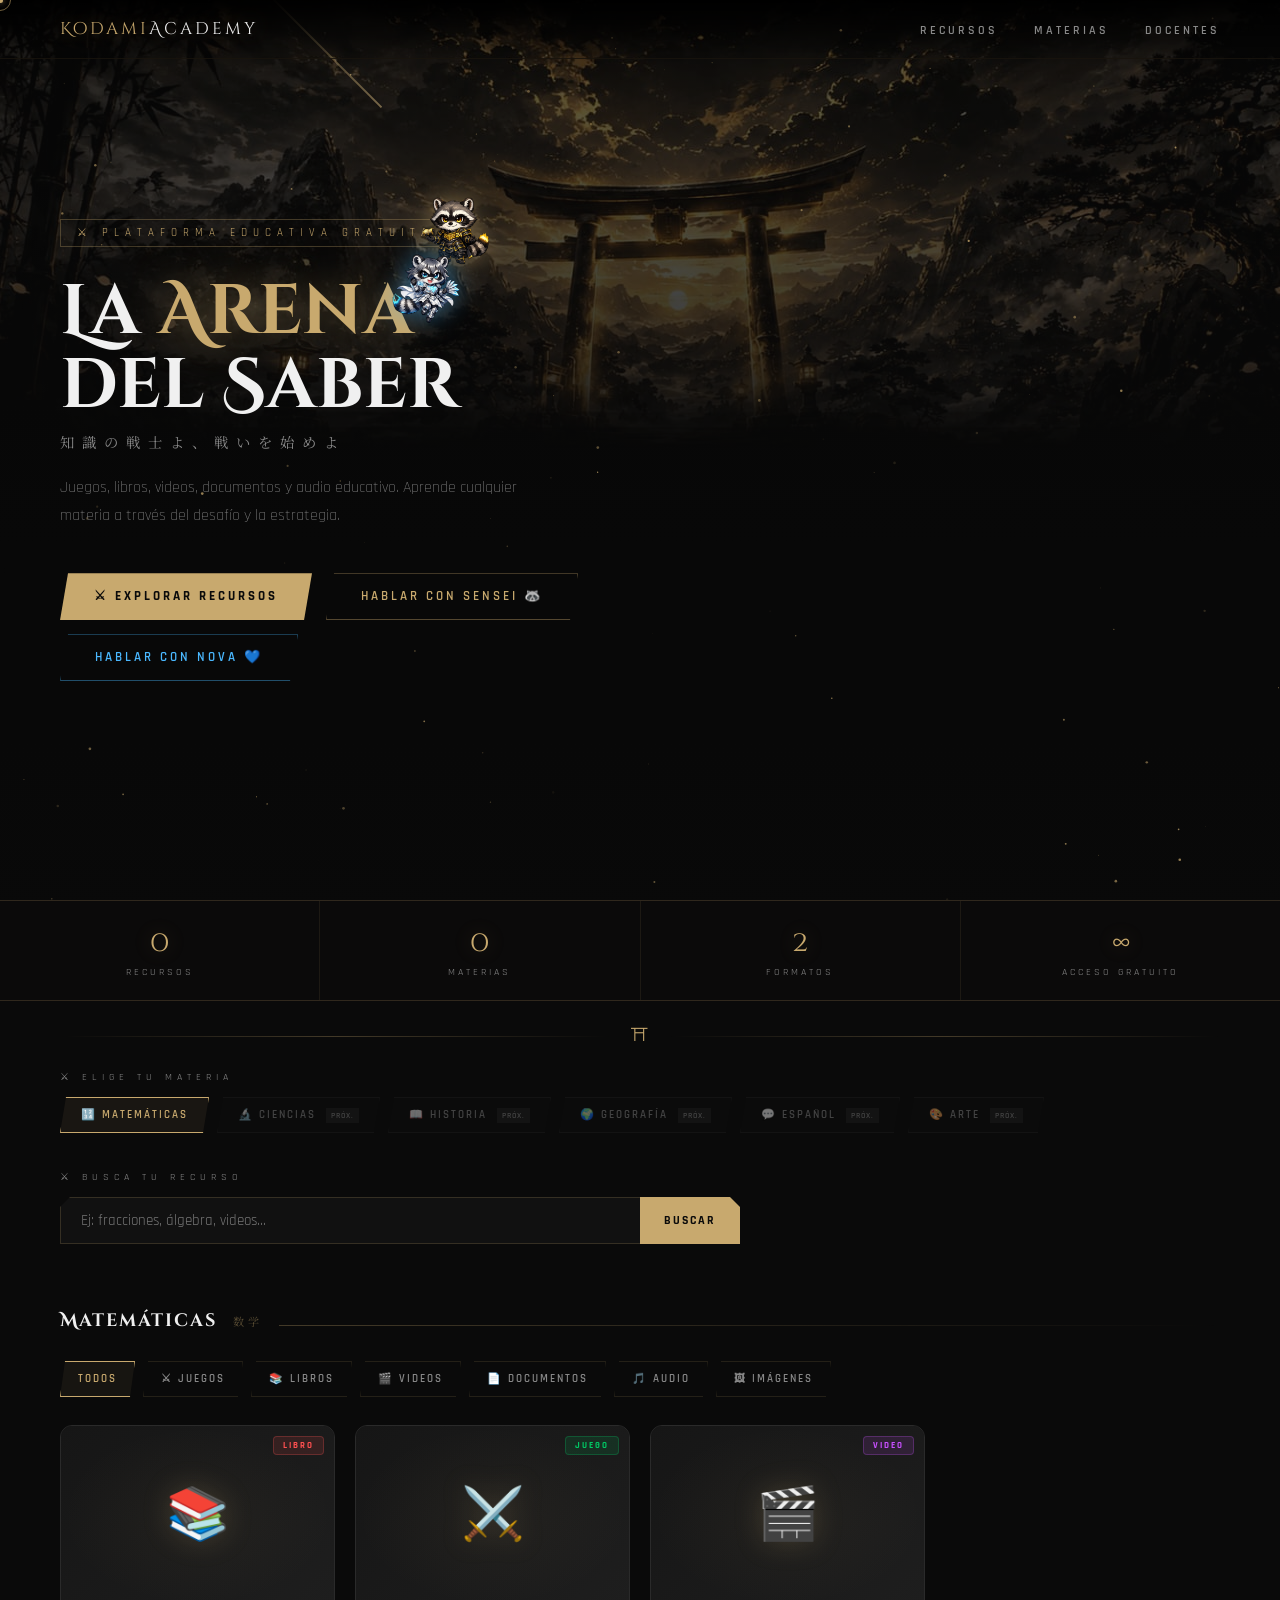
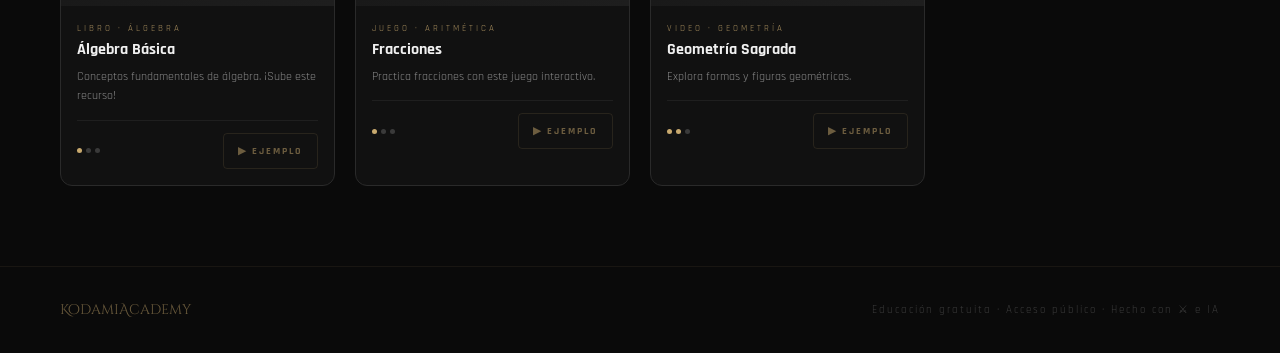
<file: index.html>
<!DOCTYPE html>
<html lang="es">
<head>
<meta charset="UTF-8">
<meta name="viewport" content="width=device-width, initial-scale=1.0, viewport-fit=cover">
<title>KodamiAcademy — La Arena del Saber</title>
<link href="https://fonts.googleapis.com/css2?family=Cinzel+Decorative:wght@700;900&family=Rajdhani:wght@300;400;600;700&family=Noto+Serif+JP:wght@400;700&display=swap" rel="stylesheet">
<link rel="stylesheet" href="css/styles.css">
</head>
<body>

<!-- CURSOR -->
<div class="cursor-wrap idle" id="cursorWrap">
  <div class="cursor-blade"></div>
  <div class="cursor-ring"></div>
  <div class="cursor-dot"></div>
</div>

<!-- FONDO -->
<div class="hero-bg" id="heroBg"></div>
<canvas id="starsCanvas"></canvas>

<!-- MASCOTAS (desktop) -->
<img class="mascot sensei-mascot" id="mascotSensei" src="sensei.png" loading="eager" alt="Sensei">
<img class="mascot nova-mascot"   id="mascotNova"   src="nova.png"   loading="eager" alt="Nova">

<!-- NAV -->
<nav>
  <div class="nav-logo">Kodami<span>Academy</span></div>
  <button class="hamburger" onclick="toggleNav()">☰</button>
  <ul class="nav-links" id="navLinks">
    <li><a href="#recursos" onclick="closeNav()">Recursos</a></li>
    <li><a href="#materias" onclick="closeNav()">Materias</a></li>
    <li><a href="admin/login.html">Docentes</a></li>
  </ul>
</nav>

<!-- HERO -->
<section class="hero">
  <div class="hero-content">
    <div class="hero-tag">⚔ Plataforma Educativa Gratuita</div>
    <h1 class="hero-title">La <span class="accent">Arena</span><br>del Saber</h1>
    <p class="hero-jp">知識の戦士よ、戦いを始めよ</p>
    <p class="hero-desc">Juegos, libros, videos, documentos y audio educativo. Aprende cualquier materia a través del desafío y la estrategia.</p>
    <div class="hero-btns">
      <button class="btn-primary" onclick="document.getElementById('recursos').scrollIntoView({behavior:'smooth'})"><span>⚔ Explorar Recursos</span></button>
      <button class="btn-secondary" onclick="openChat('sensei')">Hablar con Sensei 🦝</button>
      <button class="btn-secondary nova-btn" onclick="openChat('nova')">Hablar con Nova 💙</button>
    </div>
  </div>
</section>

<!-- STATS -->
<div class="stats-bar reveal" id="statsBar">
  <div class="stat-item"><span class="stat-num" data-target="0">0</span><span class="stat-label">Recursos</span></div>
  <div class="stat-item"><span class="stat-num" data-target="1">0</span><span class="stat-label">Materias</span></div>
  <div class="stat-item"><span class="stat-num" data-target="5">0</span><span class="stat-label">Formatos</span></div>
  <div class="stat-item"><span class="stat-num">∞</span><span class="stat-label">Acceso Gratuito</span></div>
</div>

<div class="divider"><div class="divider-line"></div><div class="divider-symbol">⛩</div><div class="divider-line"></div></div>

<!-- MATERIAS -->
<div class="materias-nav reveal" id="materias">
  <p class="materias-label">⚔ Elige tu materia</p>
  <div class="materias-tabs">
    <button class="materia-tab active" onclick="switchMateria('matematicas',this)">🔢 Matemáticas</button>
    <button class="materia-tab soon" onclick="switchMateria('ciencias',this)">🔬 Ciencias <span class="soon-badge">Próx.</span></button>
    <button class="materia-tab soon" onclick="switchMateria('historia',this)">📖 Historia <span class="soon-badge">Próx.</span></button>
    <button class="materia-tab soon" onclick="switchMateria('geografia',this)">🌍 Geografía <span class="soon-badge">Próx.</span></button>
    <button class="materia-tab soon" onclick="switchMateria('espanol',this)">💬 Español <span class="soon-badge">Próx.</span></button>
    <button class="materia-tab soon" onclick="switchMateria('arte',this)">🎨 Arte <span class="soon-badge">Próx.</span></button>
  </div>
</div>

<!-- SEARCH -->
<div class="search-section reveal">
  <p class="search-label">⚔ Busca tu recurso</p>
  <div class="search-container">
    <input class="search-input" id="searchInput" type="text" placeholder="Ej: fracciones, álgebra, videos..." oninput="applyFilters()">
    <button class="search-btn" onclick="applyFilters()">Buscar</button>
  </div>
</div>

<!-- RECURSOS -->
<section class="section" id="recursos">
  <div class="section-header">
    <h2 class="section-title" id="sectionTitle">Matemáticas</h2>
    <span class="section-jp" id="sectionJp">数学</span>
    <div class="section-line"></div>
  </div>
  <div class="category-pills" id="pills">
    <button class="pill active" onclick="filterCat('all',this)">Todos</button>
    <button class="pill" onclick="filterCat('juego',this)">⚔ Juegos</button>
    <button class="pill" onclick="filterCat('libro',this)">📚 Libros</button>
    <button class="pill" onclick="filterCat('video',this)">🎬 Videos</button>
    <button class="pill" onclick="filterCat('documento',this)">📄 Documentos</button>
    <button class="pill" onclick="filterCat('audio',this)">🎵 Audio</button>
    <button class="pill" onclick="filterCat('imagen',this)">🖼 Imágenes</button>
  </div>
  <div class="resources-grid" id="resourcesGrid"></div>
  <div class="coming-soon-panel" id="comingSoon">
    <div class="cs-icon">⚔️</div>
    <div class="cs-title">En Entrenamiento...</div>
    <div class="cs-desc">Esta sección está siendo forjada. Pronto estará disponible con recursos de alta calidad.</div>
    <span class="cs-version">Versión 1.0 — Solo Matemáticas</span>
  </div>
</section>

<!-- FOOTER -->
<footer>
  <div class="footer-logo">KodamiAcademy</div>
  <p class="footer-text">Educación gratuita · Acceso público · Hecho con ⚔ e IA</p>
</footer>

<!-- CHAT SENSEI (izquierda) -->
<div class="chat-panel chat-sensei" id="chatSensei">
  <div class="chat-header">
    <div class="chat-header-info">
      <img class="chat-avatar" src="sensei.png" alt="Sensei">
      <div>
        <div class="chat-header-title">⚔ Sensei</div>
        <div class="chat-header-sub">Guardián del conocimiento</div>
      </div>
    </div>
    <div class="chat-actions">
      <button class="chat-action-btn" onclick="toggleTTS()" id="ttsToggle" title="Activar/desactivar voz">🔊</button>
      <button class="chat-action-btn" onclick="clearChat('sensei')" title="Limpiar">🗑</button>
      <button class="chat-action-btn" onclick="closeChat()" title="Cerrar">✕</button>
    </div>
  </div>
  <div class="chat-messages" id="chatMessagesSensei">
    <div class="msg msg-ai">¡Bienvenido, guerrero! 🦝⚔️ Soy <strong>Sensei</strong>. Pregúntame sobre matemáticas y te responderé basado en los libros de texto. ¿Por dónde empezamos?</div>
  </div>
  <div class="chat-input-area">
    <img class="chat-mascot-rest" src="sensei.png" alt="">
    <div class="chat-actions-row">
      <button class="chat-action-icon" title="Presiona y sostén para hablar">🎤</button>
    </div>
    <input class="chat-input" id="chatInputSensei"
      placeholder="Pregunta lo que necesites..."
      maxlength="2000"
      autocomplete="off"
      onkeydown="if(event.key==='Enter'&&!event.shiftKey){event.preventDefault();sendMsg('sensei');}">
    <button class="chat-send" onclick="sendMsg('sensei')">↑</button>
  </div>
</div>

<!-- CHAT NOVA (derecha) -->
<div class="chat-panel chat-nova" id="chatNova">
  <div class="chat-header">
    <div class="chat-header-info">
      <img class="chat-avatar" src="nova.png" alt="Nova">
      <div>
        <div class="chat-header-title">💙 Nova</div>
        <div class="chat-header-sub">Exploradora digital</div>
      </div>
    </div>
    <div class="chat-actions">
      <button class="chat-action-btn" onclick="toggleTTS()" id="ttsToggle2" title="Activar/desactivar voz">🔊</button>
      <button class="chat-action-btn" onclick="clearChat('nova')" title="Limpiar">🗑</button>
      <button class="chat-action-btn" onclick="closeChat()" title="Cerrar">✕</button>
    </div>
  </div>
  <div class="chat-messages" id="chatMessagesNova">
    <div class="msg msg-ai">¡Hola, explorador! 💙🚀 Soy <strong>Nova</strong>. Puedo buscar información en la web para ti. ¿Qué quieres que busque?</div>
  </div>
  <div class="chat-input-area">
    <img class="chat-mascot-rest" src="nova.png" alt="">
    <div class="chat-actions-row">
      <button class="chat-action-icon" title="Presiona y sostén para hablar">🎤</button>
    </div>
    <input class="chat-input" id="chatInputNova"
      placeholder="Buscar en la web..."
      maxlength="2000"
      autocomplete="off"
      onkeydown="if(event.key==='Enter'&&!event.shiftKey){event.preventDefault();sendMsg('nova');}">
    <button class="chat-send" onclick="sendMsg('nova')">↑</button>
  </div>
</div>

<!-- FAB para docentes (solo visible si hay sesión) -->
<div id="fabContainer" style="display:none;">
  <a href="admin/upload.html" class="fab fab-upload" title="Subir recurso">+</a>
  <a href="admin/dashboard.html" class="fab fab-admin" title="Panel docente">⚙</a>
</div>

<!-- SCRIPTS -->
<script>
const API = 'https://kodami-api.kodami-academy24.workers.dev';
const isMobile = ('ontouchstart' in window) || (navigator.maxTouchPoints > 0);

function toggleNav() {
  document.getElementById('navLinks').classList.toggle('open');
}
function closeNav() {
  document.getElementById('navLinks').classList.remove('open');
}

// FAB visibility for logged-in teachers
if (localStorage.getItem('kodami_token')) {
  document.getElementById('fabContainer').style.display = 'block';
}
</script>
<script src="js/auth.js"></script>
<script src="js/app.js"></script>
<script src="js/chat.js"></script>
<script src="js/recursos.js"></script>
</body>
</html>
</file>
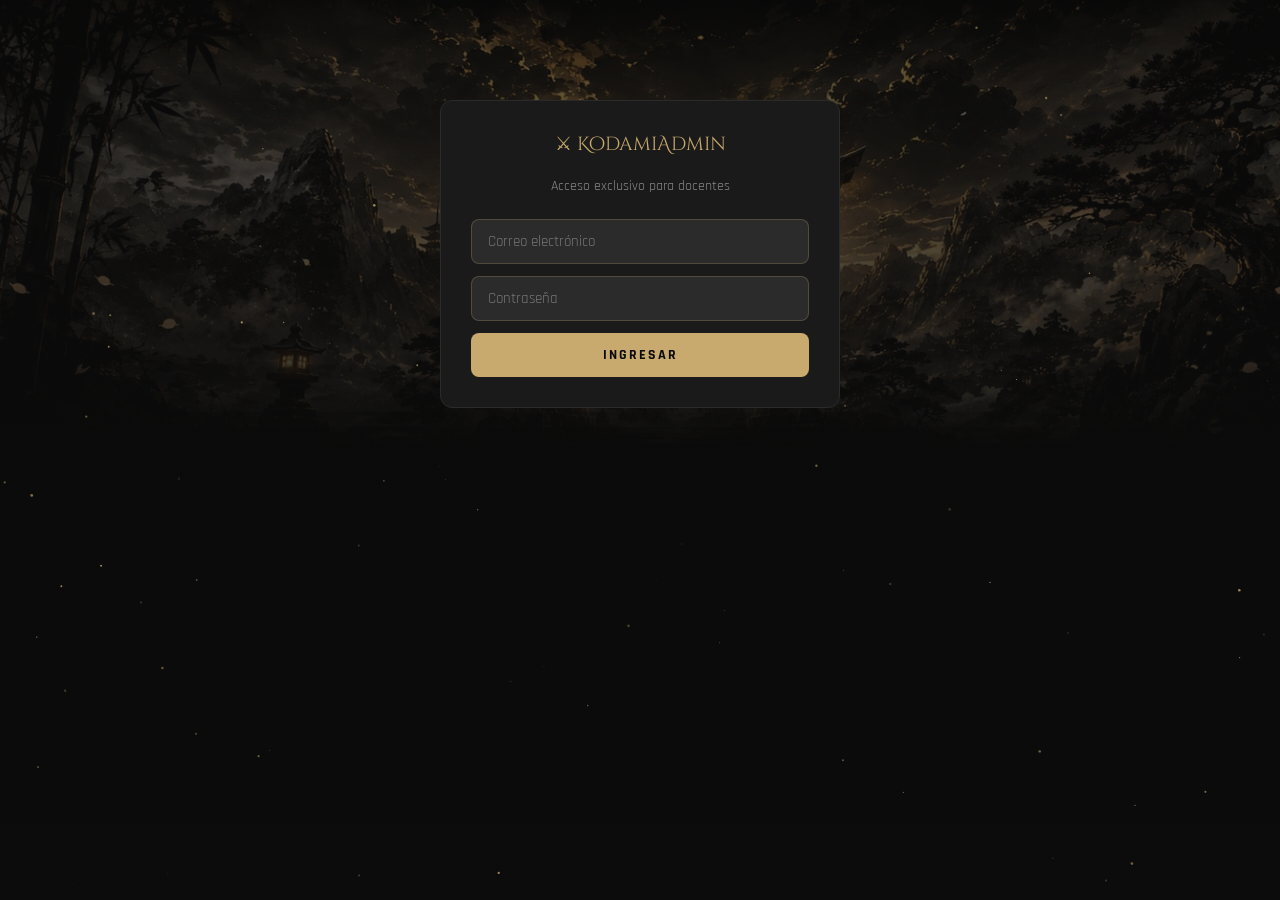
<file: admin/dashboard.html>
<!DOCTYPE html>
<html lang="es">
<head>
<meta charset="UTF-8">
<meta name="viewport" content="width=device-width, initial-scale=1.0">
<title>KodamiAdmin — Dashboard</title>
<link href="https://fonts.googleapis.com/css2?family=Cinzel+Decorative:wght@700;900&family=Rajdhani:wght@300;400;600;700&display=swap" rel="stylesheet">
<link rel="stylesheet" href="../css/styles.css">
<style>
.admin-actions { display:flex; gap:6px; }
.admin-btn-sm { padding:4px 10px; font-size:.7rem; border-radius:6px; border:1px solid transparent; cursor:pointer; font-family:inherit; transition:.2s; }
.btn-edit { background:rgba(100,200,255,.15); color:#64c8ff; border-color:rgba(100,200,255,.3); }
.btn-edit:hover { background:rgba(100,200,255,.3); }
.btn-del { background:rgba(255,80,80,.15); color:#ff5050; border-color:rgba(255,80,80,.3); }
.btn-del:hover { background:rgba(255,80,80,.3); }
.badge { display:inline-block; font-size:.6rem; padding:2px 8px; border-radius:10px; text-transform:uppercase; letter-spacing:.5px; }
.badge-active { background:rgba(80,255,120,.15); color:#50ff78; }
.badge-inactive { background:rgba(255,80,80,.15); color:#ff5050; }
.modal-overlay { position:fixed; top:0; left:0; width:100%; height:100%; background:rgba(0,0,0,.7); display:flex; align-items:center; justify-content:center; z-index:999; }
.modal-card { background:var(--bg-card); border:1px solid var(--border); border-radius:16px; padding:24px; width:90%; max-width:480px; }
.modal-card h3 { margin:0 0 16px; color:var(--gold); font-family:var(--font-deco); }
.modal-card label { display:block; font-size:.75rem; color:var(--ash); margin:8px 0 4px; }
.modal-card input,.modal-card select,.modal-card textarea { width:100%; padding:8px 12px; border-radius:8px; border:1px solid var(--border); background:var(--bg-body); color:var(--text); font-family:inherit; font-size:.85rem; box-sizing:border-box; }
.modal-card textarea { min-height:60px; resize:vertical; }
.modal-actions { display:flex; gap:8px; justify-content:flex-end; margin-top:16px; }
</style>
</head>
<body class="admin-body">
<div class="hero-bg" id="heroBg"></div>
<canvas id="starsCanvas"></canvas>
<div class="admin-container">
  <div style="display:flex;justify-content:space-between;align-items:center;margin-bottom:20px;">
    <div class="nav-logo">Kodami<span>Admin</span></div>
    <button class="admin-btn" onclick="logout()" style="background:rgba(255,80,80,.2);color:#ff5050;">Cerrar Sesión</button>
  </div>
  <div class="admin-stats" id="statsContainer">
    <div class="admin-stat-card"><div class="admin-stat-num" id="statRecursos">-</div><div class="admin-stat-label">Recursos</div></div>
    <div class="admin-stat-card"><div class="admin-stat-num" id="statVisitas">-</div><div class="admin-stat-label">Visitas totales</div></div>
    <div class="admin-stat-card"><div class="admin-stat-num" id="statDocente">👤</div><div class="admin-stat-label" id="statDocenteNombre">Docente</div></div>
  </div>
  <div class="admin-card">
    <div style="display:flex;justify-content:space-between;align-items:center;margin-bottom:16px;">
      <div class="admin-title" style="margin:0;">Mis Recursos</div>
      <a href="upload.html" class="admin-btn">+ Subir Nuevo</a>
    </div>
    <table class="admin-table">
      <thead><tr><th>Título</th><th>Tipo</th><th>Tema</th><th>Estado</th><th>Visitas</th><th>Fecha</th><th></th></tr></thead>
      <tbody id="recursosTableBody">
        <tr><td colspan="7" style="text-align:center;color:var(--ash);padding:20px;">Cargando recursos...</td></tr>
      </tbody>
    </table>
  </div>
</div>

<div id="editModal" class="modal-overlay" style="display:none" onclick="if(event.target===this)cerrarEdit()">
  <div class="modal-card" onclick="event.stopPropagation()">
    <h3>✏️ Editar Recurso</h3>
    <label>Título</label>
    <input id="editTitulo" type="text">
    <label>Descripción</label>
    <textarea id="editDescripcion"></textarea>
    <label>Tipo</label>
    <select id="editTipo">
      <option value="libro">Libro</option>
      <option value="video">Video</option>
      <option value="audio">Audio</option>
      <option value="juego">Juego</option>
      <option value="imagen">Imagen</option>
      <option value="documento">Documento</option>
    </select>
    <label>Tema</label>
    <input id="editTema" type="text">
    <label>Nivel (1-5)</label>
    <input id="editNivel" type="number" min="1" max="5">
    <div class="modal-actions">
      <button class="admin-btn" onclick="cerrarEdit()" style="background:rgba(255,255,255,.1);color:var(--ash);">Cancelar</button>
      <button class="admin-btn" id="btnGuardarEdit">Guardar</button>
    </div>
  </div>
</div>

<script>
const API = 'https://kodami-api.kodami-academy24.workers.dev';
const user = JSON.parse(localStorage.getItem('kodami_user') || '{}');
const token = localStorage.getItem('kodami_token');
if (!token) window.location.href = 'login.html';

document.getElementById('statDocenteNombre').textContent = user.nombre || 'Docente';

let editId = null;

async function loadDashboard() {
  try {
    const res = await fetch(`${API}/api/recursos/admin`, { headers: { 'Authorization': `Bearer ${token}` } });
    const json = await res.json();
    if (!json.success) return;
    const data = json.data;
    document.getElementById('statRecursos').textContent = data.length;
    let totalVisitas = 0;
    document.getElementById('recursosTableBody').innerHTML = data.map(r => {
      totalVisitas += r.visitas || 0;
      const badge = r.activo ? '<span class="badge badge-active">Activo</span>' : '<span class="badge badge-inactive">Inactivo</span>';
      return '<tr>' +
        `<td>${r.titulo}</td>` +
        `<td style="color:var(--craft);text-transform:uppercase;font-size:.75rem;">${r.tipo}</td>` +
        `<td style="color:var(--ash);font-size:.75rem;">${r.tema || '-'}</td>` +
        `<td>${badge}</td>` +
        `<td>${r.visitas || 0}</td>` +
        `<td style="color:var(--ash);font-size:.7rem;">${r.created_at ? new Date(r.created_at).toLocaleDateString() : '-'}</td>` +
        '<td><div class="admin-actions">' +
          `<button class="admin-btn-sm btn-edit" onclick="editar(${r.id},'${r.titulo.replace(/'/g,"\\'")}','${(r.descripcion||'').replace(/'/g,"\\'")}','${r.tipo||''}','${(r.tema||'').replace(/'/g,"\\'")}',${r.nivel||1})">✏️</button>` +
          (r.activo ? `<button class="admin-btn-sm btn-del" onclick="eliminar(${r.id})">🗑️</button>` : '') +
        '</div></td>' +
      '</tr>';
    }).join('');
    document.getElementById('statVisitas').textContent = totalVisitas;
  } catch {}
}

function editar(id, titulo, descripcion, tipo, tema, nivel) {
  editId = id;
  document.getElementById('editTitulo').value = titulo;
  document.getElementById('editDescripcion').value = descripcion;
  document.getElementById('editTipo').value = tipo;
  document.getElementById('editTema').value = tema;
  document.getElementById('editNivel').value = nivel;
  document.getElementById('editModal').style.display = 'flex';
}

function cerrarEdit() {
  document.getElementById('editModal').style.display = 'none';
  editId = null;
}

document.getElementById('btnGuardarEdit').onclick = async () => {
  if (!editId) return;
  const body = {
    titulo: document.getElementById('editTitulo').value.trim(),
    descripcion: document.getElementById('editDescripcion').value.trim(),
    tipo: document.getElementById('editTipo').value,
    tema: document.getElementById('editTema').value.trim(),
    nivel: parseInt(document.getElementById('editNivel').value) || 1
  };
  if (!body.titulo) return alert('El título es obligatorio');
  try {
    const res = await fetch(`${API}/api/recursos/${editId}`, {
      method: 'PUT',
      headers: { 'Content-Type': 'application/json', 'Authorization': `Bearer ${token}` }
    });
    const json = await res.json();
    if (json.success) { cerrarEdit(); loadDashboard(); }
    else alert(json.error || 'Error al guardar');
  } catch { alert('Error de conexión'); }
};

function eliminar(id) {
  if (!confirm('¿Dar de baja este recurso? Se ocultará del público pero no se borrará el archivo.')) return;
  (async () => {
    try {
      const res = await fetch(`${API}/api/recursos/${id}`, {
        method: 'DELETE',
        headers: { 'Authorization': `Bearer ${token}` }
      });
      const json = await res.json();
      if (json.success) loadDashboard();
      else alert(json.error || 'Error al eliminar');
    } catch { alert('Error de conexión'); }
  })();
}

function logout() { localStorage.removeItem('kodami_token'); localStorage.removeItem('kodami_user'); window.location.href = 'login.html'; }

  loadDashboard();
</script>
<script>const isMobile = ('ontouchstart' in window) || (navigator.maxTouchPoints > 0);</script>
<script src="../js/app.js"></script>
</body>
</html>
</file>
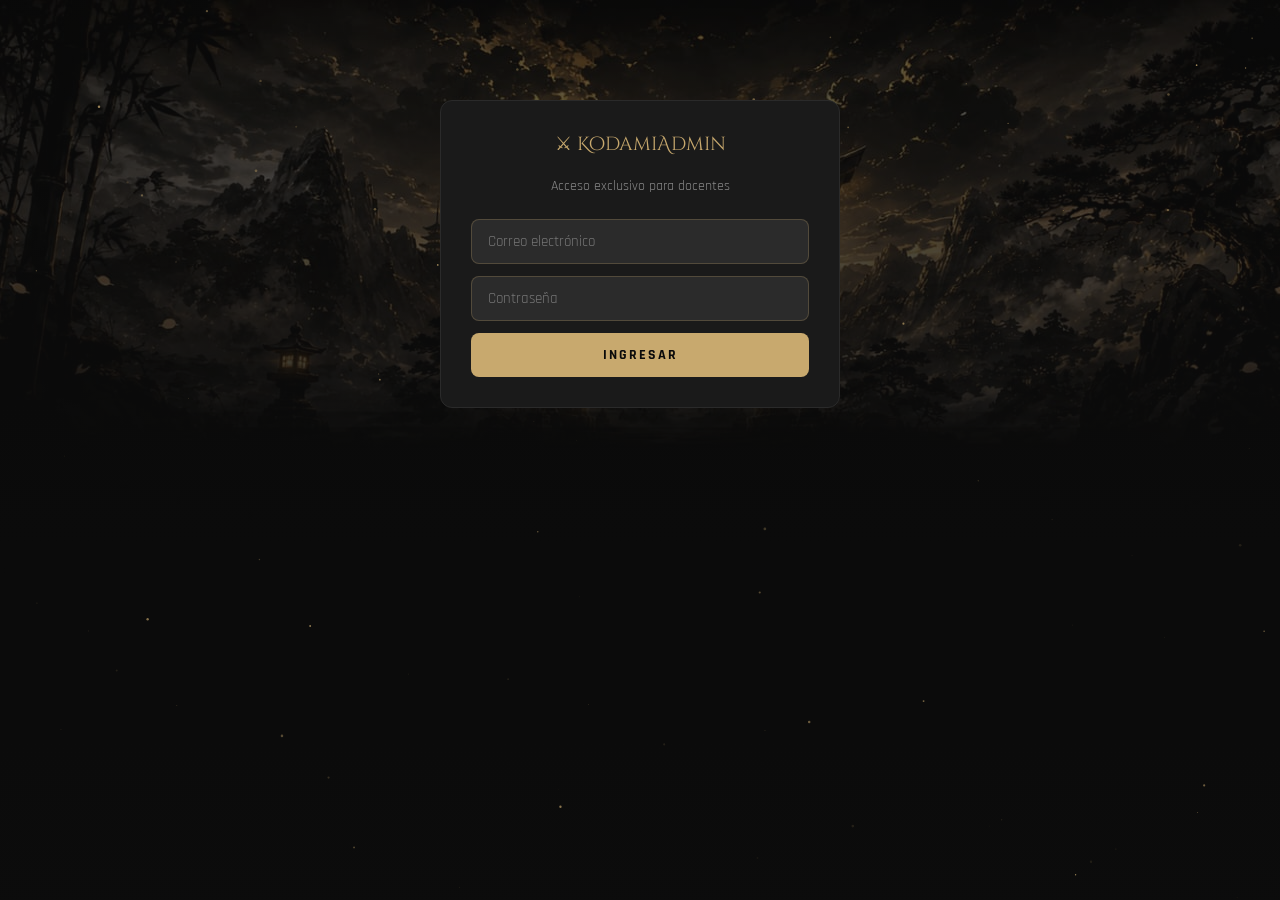
<file: admin/login.html>
<!DOCTYPE html>
<html lang="es">
<head>
<meta charset="UTF-8">
<meta name="viewport" content="width=device-width, initial-scale=1.0">
<title>KodamiAdmin — Login</title>
<link href="https://fonts.googleapis.com/css2?family=Cinzel+Decorative:wght@700;900&family=Rajdhani:wght@300;400;600;700&display=swap" rel="stylesheet">
<link rel="stylesheet" href="../css/styles.css">
</head>
<body class="admin-body">
<div class="hero-bg" id="heroBg"></div>
<canvas id="starsCanvas"></canvas>
<div class="admin-container">
  <div class="admin-card" style="max-width:400px;margin:60px auto;">
    <div class="admin-title">⚔ KodamiAdmin</div>
    <p style="text-align:center;color:var(--ash);font-size:.85rem;margin-bottom:24px;">Acceso exclusivo para docentes</p>
    <input class="admin-input" id="emailInput" type="email" placeholder="Correo electrónico" autocomplete="email">
    <input class="admin-input" id="passInput" type="password" placeholder="Contraseña" autocomplete="current-password">
    <div id="loginError" style="color:#ff5050;font-size:.8rem;margin-bottom:12px;display:none;"></div>
    <button class="admin-btn" id="loginBtn" onclick="handleLogin()" style="width:100%;">Ingresar</button>
  </div>
</div>
<script>const isMobile = ('ontouchstart' in window) || (navigator.maxTouchPoints > 0);</script>
<script src="../js/app.js"></script>
<script src="../js/auth.js"></script>
<script>
const API = 'https://kodami-api.kodami-academy24.workers.dev';
async function handleLogin() {
  const email = document.getElementById('emailInput').value.trim();
  const password = document.getElementById('passInput').value.trim();
  const error = document.getElementById('loginError');
  const btn = document.getElementById('loginBtn');
  if (!email || !password) { error.textContent = 'Completa todos los campos'; error.style.display = 'block'; return; }
  btn.disabled = true; btn.textContent = 'Ingresando...';
  const result = await login(email, password);
  if (result.success) {
    error.style.display = 'none';
    window.location.href = 'dashboard.html';
  } else {
    error.textContent = result.error;
    error.style.display = 'block';
    btn.disabled = false; btn.textContent = 'Ingresar';
  }
}
document.getElementById('passInput').addEventListener('keydown', e => { if (e.key === 'Enter') handleLogin(); });
</script>
</body>
</html>
</file>
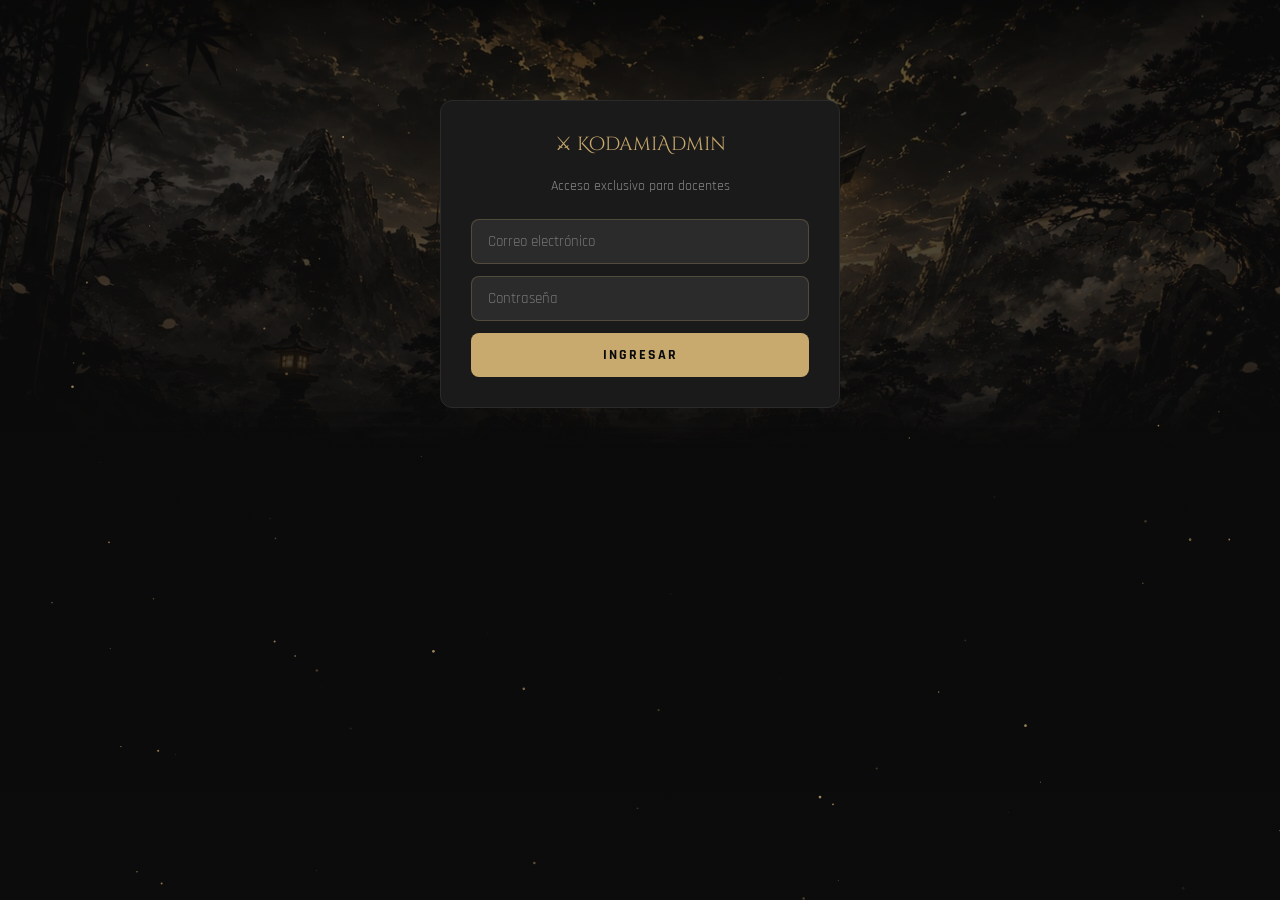
<file: admin/upload.html>
<!DOCTYPE html>
<html lang="es">
<head>
<meta charset="UTF-8">
<meta name="viewport" content="width=device-width, initial-scale=1.0">
<title>KodamiAdmin — Subir Recurso</title>
<link href="https://fonts.googleapis.com/css2?family=Cinzel+Decorative:wght@700;900&family=Rajdhani:wght@300;400;600;700&display=swap" rel="stylesheet">
<link rel="stylesheet" href="../css/styles.css">
</head>
<body class="admin-body">
<div class="hero-bg" id="heroBg"></div>
<canvas id="starsCanvas"></canvas>
<div class="admin-container">
  <div style="display:flex;justify-content:space-between;align-items:center;margin-bottom:20px;">
    <div class="nav-logo">Kodami<span>Admin</span></div>
    <a href="dashboard.html" class="admin-btn" style="background:transparent;color:var(--craft);border:1px solid rgba(200,169,110,.3);">← Volver</a>
  </div>
  <div class="admin-card">
    <div class="admin-title">📤 Subir Nuevo Recurso</div>
    <form id="uploadForm" onsubmit="return handleUpload(event)">
      <label class="admin-label">Título del recurso *</label>
      <input class="admin-input" id="titulo" required placeholder="Ej: Duelo de Fracciones">

      <label class="admin-label">Materia</label>
      <select class="admin-select" id="materia">
        <option value="matematicas">Matemáticas</option>
        <option value="ciencias" disabled>Ciencias (Próximamente)</option>
        <option value="historia" disabled>Historia (Próximamente)</option>
      </select>

      <label class="admin-label">Tema</label>
      <select class="admin-select" id="tema">
        <option value="">Seleccionar tema...</option>
      </select>

      <div class="admin-toggle" style="display:flex;gap:8px;margin-bottom:16px;">
        <div class="admin-toggle-option active" data-mode="file" onclick="toggleModo('file')">📤 Archivo</div>
        <div class="admin-toggle-option" data-mode="embed" onclick="toggleModo('embed')">🔗 Enlace externo</div>
      </div>

      <div id="fileSection">
        <label class="admin-label">Tipo de recurso</label>
        <select class="admin-select" id="tipo">
          <option value="">Auto-detectar por extensión</option>
          <option value="juego">Juego (HTML, APK, ZIP)</option>
          <option value="libro">Libro (PDF, EPUB)</option>
          <option value="video">Video (MP4, WebM)</option>
          <option value="audio">Audio (MP3, WAV)</option>
          <option value="documento">Documento (PDF, DOC, PPT)</option>
          <option value="imagen">Imagen (PNG, JPG, GIF)</option>
        </select>

        <label class="admin-label">Archivo *</label>
        <div class="admin-file-input">
          <input type="file" id="archivo" required accept=".pdf,.epub,.html,.zip,.apk,.mp4,.webm,.mp3,.wav,.png,.jpg,.jpeg,.gif,.webp,.doc,.docx,.ppt,.pptx,.txt">
        </div>

        <label class="admin-label">Portada / Captura</label>
        <div class="admin-file-input">
          <input type="file" id="portada" accept="image/*">
        </div>
      </div>

      <div id="embedSection" style="display:none;">
        <label class="admin-label">URL del recurso *</label>
        <input class="admin-input" id="embedUrl" type="url" placeholder="https://www.geogebra.org/m/...  o  https://youtube.com/watch?v=...">
        <div id="embedPreview" style="font-size:.8rem;color:var(--ash);margin-bottom:12px;"></div>
      </div>

      <label class="admin-label">Descripción (opcional — si se deja vacía, la IA la genera)</label>
      <textarea class="admin-input" id="descripcion" rows="3" placeholder="Describe el recurso..." style="resize:vertical;"></textarea>

      <label class="admin-label">Nivel de dificultad</label>
      <div class="admin-level-selector" id="nivelSelector">
        <div class="admin-level-option active" data-level="1" onclick="selectLevel(1)">★ Básico</div>
        <div class="admin-level-option" data-level="2" onclick="selectLevel(2)">★★ Intermedio</div>
        <div class="admin-level-option" data-level="3" onclick="selectLevel(3)">★★★ Avanzado</div>
      </div>

      <div id="uploadMsg" style="margin-top:16px;text-align:center;"></div>

      <button type="submit" class="admin-btn" id="submitBtn" style="width:100%;margin-top:16px;">📤 Subir Recurso</button>
    </form>
  </div>
</div>
<script>const isMobile = ('ontouchstart' in window) || (navigator.maxTouchPoints > 0);</script>
<script src="../js/app.js"></script>
<script src="../js/auth.js"></script>
<script>
const API = 'https://kodami-api.kodami-academy24.workers.dev';
let selectedLevel = 1;
let modo = 'file';

if (!isAuthenticated()) window.location.href = 'login.html';

function selectLevel(n) {
  selectedLevel = n;
  document.querySelectorAll('.admin-level-option').forEach(el => {
    el.classList.toggle('active', +el.dataset.level === n);
  });
}

function toggleModo(m) {
  modo = m;
  document.querySelectorAll('.admin-toggle-option').forEach(el => el.classList.toggle('active', el.dataset.mode === m));
  document.getElementById('fileSection').style.display = m === 'file' ? 'block' : 'none';
  document.getElementById('embedSection').style.display = m === 'embed' ? 'block' : 'none';
  document.getElementById('archivo').required = m === 'file';
  document.getElementById('embedUrl').required = m === 'embed';
}

// Auto-detectar tipo al escribir URL
document.getElementById('embedUrl')?.addEventListener('input', function() {
  const preview = document.getElementById('embedPreview');
  const url = this.value.trim();
  if (!url) { preview.textContent = ''; return; }
  try {
    const domain = new URL(url).hostname.replace('www.', '');
    if (domain.includes('youtube') || domain.includes('youtu.be')) preview.textContent = '🎬 YouTube — Video';
    else if (domain.includes('geogebra')) preview.textContent = '📐 GeoGebra — Gráfica interactiva';
    else if (domain.includes('khanacademy')) preview.textContent = '📚 Khan Academy — Ejercicio/Video';
    else if (domain.includes('desmos')) preview.textContent = '📊 Desmos — Calculadora gráfica';
    else if (url.match(/\.(mp4|webm)$/i)) preview.textContent = '🎬 Video directo';
    else preview.textContent = '🔗 Enlace externo';
  } catch { preview.textContent = '⚠️ URL no válida'; }
});

// Cargar temas
fetch(`${API}/api/temas`).then(r=>r.json()).then(j => {
  if (j.success) {
    const sel = document.getElementById('tema');
    j.data.forEach(t => {
      const opt = document.createElement('option');
      opt.value = t.nombre;
      opt.textContent = t.nombre;
      sel.appendChild(opt);
    });
  }
}).catch(() => {});

async function handleUpload(e) {
  e.preventDefault();
  const btn = document.getElementById('submitBtn');
  const msg = document.getElementById('uploadMsg');
  btn.disabled = true; btn.textContent = 'Subiendo...';
  msg.innerHTML = '<span style="color:var(--ash)">Subiendo archivo a la nube...</span>';

  const formData = new FormData();
  formData.append('titulo', document.getElementById('titulo').value.trim());
  formData.append('materia', document.getElementById('materia').value);
  formData.append('tema', document.getElementById('tema').value);
  formData.append('nivel', selectedLevel);
  formData.append('descripcion', document.getElementById('descripcion').value.trim());

  if (modo === 'file') {
    formData.append('tipo', document.getElementById('tipo').value);
    formData.append('archivo', document.getElementById('archivo').files[0]);
    if (document.getElementById('portada').files[0]) {
      formData.append('portada', document.getElementById('portada').files[0]);
    }
  } else {
    formData.append('url', document.getElementById('embedUrl').value.trim());
  }

  const result = await uploadResource(formData);
  if (result.success) {
    msg.innerHTML = '<span style="color:#00c864">✅ Recurso subido exitosamente. <a href="dashboard.html" style="color:var(--craft)">Ir al dashboard</a></span>';
    document.getElementById('uploadForm').reset();
  } else {
    msg.innerHTML = `<span style="color:#ff5050">❌ Error: ${result.error || 'Error al subir'}</span>`;
  }
  btn.disabled = false; btn.textContent = '📤 Subir Recurso';
}
</script>
</body>
</html>
</file>
<file: css/styles.css>
:root{
  --black:#0a0a0a;--deep:#111;--dark:#1a1a1a;--charcoal:#2a2a2a;
  --smoke:#3a3a3a;--ash:#888;--silver:#c0c0c0;--white:#f0f0f0;
  --craft:#c8a96e;--craft-light:#e8c87e;--blue:#4ab8ff;--chat-w:380px;
}
*{margin:0;padding:0;box-sizing:border-box;}
html{scroll-behavior:smooth;}
body{background:var(--black);color:var(--white);font-family:'Rajdhani',sans-serif;overflow-x:hidden;}
a{color:var(--craft);text-decoration:none;}
a:hover{color:var(--craft-light);}

/* CURSOR */
body.has-mouse{cursor:none;}
.cursor-wrap{position:fixed;top:0;left:0;pointer-events:none;z-index:10000;will-change:transform;}
.cursor-dot{position:absolute;width:5px;height:5px;border-radius:50%;background:var(--craft);top:-2.5px;left:-2.5px;transition:transform .12s ease,background .2s,opacity .15s;box-shadow:0 0 6px rgba(200,169,110,.8);}
.cursor-ring{position:absolute;width:22px;height:22px;border-radius:50%;border:1.5px solid rgba(200,169,110,.55);top:-11px;left:-11px;transition:transform .22s ease,border-color .2s,width .2s,height .2s,top .2s,left .2s,opacity .15s;}
.cursor-blade{position:absolute;width:0;height:1px;background:linear-gradient(to right,transparent,var(--craft),rgba(200,169,110,.2));top:0;left:3px;transform-origin:left center;transition:width .18s ease,opacity .15s;opacity:0;}
.cursor-wrap.hovering .cursor-dot{transform:scale(1.8);background:var(--craft-light);}
.cursor-wrap.hovering .cursor-ring{width:34px;height:34px;top:-17px;left:-17px;border-color:rgba(200,169,110,.85);}
.cursor-wrap.hovering .cursor-blade{width:28px;opacity:1;}
.cursor-wrap.text-mode .cursor-dot{width:2px;height:18px;border-radius:1px;top:-9px;left:-1px;background:var(--craft);box-shadow:0 0 4px rgba(200,169,110,.6);}
.cursor-wrap.text-mode .cursor-ring,.cursor-wrap.text-mode .cursor-blade{opacity:0;width:0;}
.cursor-wrap.dragging .cursor-dot,.cursor-wrap.dragging .cursor-ring,.cursor-wrap.dragging .cursor-blade{opacity:0;}
.cursor-wrap.nova-active .cursor-dot{background:var(--blue);box-shadow:0 0 6px rgba(74,184,255,.8);}
.cursor-wrap.nova-active .cursor-ring{border-color:rgba(74,184,255,.55);}
.cursor-wrap.nova-active .cursor-blade{background:linear-gradient(to right,transparent,var(--blue),rgba(74,184,255,.2));}
.cursor-wrap.nova-active.hovering .cursor-ring{border-color:rgba(74,184,255,.85);}
@media(hover:none) and (pointer:coarse){.cursor-wrap{display:none!important;}body{cursor:auto!important;}}

/* FONDO */
#starsCanvas{position:fixed;inset:0;z-index:1;pointer-events:none;}
.hero-bg{position:fixed;inset:0;z-index:0;background-color:#0d0d0d;background-image:url('../fondo.png');background-size:cover;background-position:center top;opacity:0;transition:opacity .8s ease;}
.hero-bg.loaded{opacity:.55;}
.hero-bg::after{content:'';position:absolute;inset:0;background:linear-gradient(to bottom,rgba(10,10,10,.3) 0%,rgba(10,10,10,.75) 55%,rgba(10,10,10,.98) 100%);}

/* MASCOTAS */
.mascot{position:fixed;z-index:150;width:75px;height:75px;object-fit:contain;cursor:none;filter:drop-shadow(0 0 12px rgba(200,169,110,.5));user-select:none;-webkit-user-drag:none;opacity:0;transition:opacity .5s ease,filter .3s ease;animation:mascotBreathe 3s ease-in-out infinite;}
.mascot.img-ready{opacity:1;}
.mascot.in-chat{opacity:0!important;pointer-events:none;}
.mascot.nova-mascot{filter:drop-shadow(0 0 12px rgba(74,184,255,.5));}
.mascot.dragging-mascot{z-index:200;transition:none!important;}
@keyframes mascotBreathe{0%,100%{transform:translateY(0) scale(1)}50%{transform:translateY(-3px) scale(1.03)}}

/* NAV */
nav{position:fixed;top:0;left:0;right:0;z-index:100;padding:18px 60px;display:flex;align-items:center;justify-content:space-between;background:linear-gradient(to bottom,rgba(0,0,0,.88),transparent);border-bottom:1px solid rgba(200,169,110,.1);}
.nav-logo{font-family:'Cinzel Decorative',serif;font-size:1.05rem;color:var(--craft);letter-spacing:3px;text-shadow:0 0 20px rgba(200,169,110,.5);}
.nav-logo span{color:var(--white);}
.nav-links{display:flex;gap:36px;list-style:none;}
.nav-links a{color:var(--ash);text-decoration:none;font-size:.78rem;letter-spacing:3px;text-transform:uppercase;transition:color .3s;font-weight:600;}
.nav-links a:hover{color:var(--craft);}
.hamburger{display:none;background:none;border:none;color:var(--craft);font-size:1.5rem;cursor:pointer;}

/* HERO */
.hero{position:relative;z-index:2;min-height:100vh;display:flex;align-items:center;padding:0 60px;}
.hero-content{max-width:680px;animation:fadeUpBlur 1.2s ease forwards;opacity:0;}
@keyframes fadeUpBlur{from{opacity:0;transform:translateY(40px);filter:blur(6px)}to{opacity:1;transform:translateY(0);filter:blur(0)}}
.hero-tag{display:inline-block;font-size:.68rem;letter-spacing:6px;text-transform:uppercase;color:var(--craft);border:1px solid rgba(200,169,110,.3);padding:6px 16px;margin-bottom:28px;}
.hero-title{font-family:'Cinzel Decorative',serif;font-size:clamp(2.2rem,5.5vw,4.5rem);line-height:1.05;color:var(--white);margin-bottom:8px;}
.hero-title .accent{color:var(--craft);text-shadow:0 0 40px rgba(200,169,110,.45);}
.hero-jp{font-family:'Noto Serif JP',serif;font-size:.9rem;color:var(--ash);letter-spacing:8px;margin-bottom:22px;}
.hero-desc{font-size:1rem;color:var(--ash);line-height:1.8;max-width:480px;margin-bottom:42px;font-weight:300;}
.hero-btns{display:flex;gap:14px;flex-wrap:wrap;}
.btn-primary{background:var(--craft);color:var(--black);border:none;padding:14px 34px;font-family:'Rajdhani',sans-serif;font-size:.82rem;font-weight:700;letter-spacing:3px;text-transform:uppercase;cursor:pointer;transition:all .3s;clip-path:polygon(8px 0%,100% 0%,calc(100% - 8px) 100%,0% 100%);}
.btn-primary:hover{background:var(--craft-light);}
.btn-secondary{background:transparent;color:var(--craft);border:1px solid rgba(200,169,110,.4);padding:14px 34px;font-family:'Rajdhani',sans-serif;font-size:.82rem;font-weight:600;letter-spacing:3px;text-transform:uppercase;cursor:pointer;transition:all .3s;clip-path:polygon(8px 0%,100% 0%,calc(100% - 8px) 100%,0% 100%);}
.btn-secondary:hover{background:rgba(200,169,110,.1);}
.btn-secondary.nova-btn{border-color:rgba(74,184,255,.4);color:var(--blue);}
.btn-secondary.nova-btn:hover{background:rgba(74,184,255,.1);}

/* STATS */
.stats-bar{position:relative;z-index:2;display:grid;grid-template-columns:repeat(4,1fr);gap:1px;background:rgba(200,169,110,.1);border-top:1px solid rgba(200,169,110,.1);border-bottom:1px solid rgba(200,169,110,.1);}
.stat-item{background:rgba(10,10,10,.92);padding:22px 24px;text-align:center;}
.stat-num{font-family:'Cinzel Decorative',serif;font-size:1.8rem;color:var(--craft);display:block;text-shadow:0 0 20px rgba(200,169,110,.3);}
.stat-label{font-size:.6rem;letter-spacing:3px;text-transform:uppercase;color:var(--ash);margin-top:4px;display:block;}
.divider{position:relative;z-index:2;display:flex;align-items:center;gap:20px;padding:0 60px;margin:24px 0;}
.divider-line{flex:1;height:1px;background:linear-gradient(to right,transparent,rgba(200,169,110,.3),transparent);}
.divider-symbol{color:var(--craft);font-size:1.1rem;}

/* MATERIAS + SEARCH */
.materias-nav{position:relative;z-index:2;padding:0 60px 28px;}
.materias-label{font-size:.63rem;letter-spacing:5px;color:var(--ash);text-transform:uppercase;margin-bottom:14px;}
.materias-tabs{display:flex;flex-wrap:wrap;gap:8px;}
.materia-tab{padding:10px 20px;border:1px solid rgba(255,255,255,.07);color:var(--ash);font-size:.7rem;letter-spacing:2px;text-transform:uppercase;cursor:pointer;transition:all .3s;background:rgba(255,255,255,.02);font-family:'Rajdhani',sans-serif;font-weight:600;clip-path:polygon(6px 0%,100% 0%,calc(100% - 6px) 100%,0% 100%);}
.materia-tab.active{border-color:var(--craft);color:var(--craft);background:rgba(200,169,110,.08);}
.materia-tab.soon{opacity:.45;}
.soon-badge{font-size:.53rem;background:rgba(255,255,255,.07);color:var(--ash);padding:2px 5px;margin-left:5px;letter-spacing:1px;}
.search-section{position:relative;z-index:2;padding:10px 60px 28px;}
.search-label{font-size:.63rem;letter-spacing:5px;color:var(--ash);text-transform:uppercase;margin-bottom:14px;}
.search-container{display:flex;max-width:680px;}
.search-input{flex:1;background:rgba(255,255,255,.03);border:1px solid rgba(200,169,110,.2);border-right:none;color:var(--white);padding:13px 20px;font-family:'Rajdhani',sans-serif;font-size:.93rem;outline:none;transition:border-color .3s;clip-path:polygon(10px 0%,100% 0%,100% 100%,0% 100%,0% 10px);min-height:44px;}
.search-input:focus{border-color:rgba(200,169,110,.5);}
.search-btn{background:var(--craft);border:none;padding:0 24px;color:var(--black);font-family:'Rajdhani',sans-serif;font-size:.76rem;font-weight:700;letter-spacing:2px;text-transform:uppercase;cursor:pointer;transition:background .3s;clip-path:polygon(0% 0%,calc(100% - 10px) 0%,100% 10px,100% 100%,0% 100%);}
.search-btn:hover{background:var(--craft-light);}

/* GRID */
.section{position:relative;z-index:2;padding:36px 60px 80px;}
.section-header{display:flex;align-items:baseline;gap:16px;margin-bottom:28px;}
.section-title{font-family:'Cinzel Decorative',serif;font-size:1.15rem;color:var(--white);letter-spacing:2px;}
.section-jp{font-family:'Noto Serif JP',serif;font-size:.7rem;color:rgba(200,169,110,.4);letter-spacing:4px;}
.section-line{flex:1;height:1px;background:linear-gradient(to right,rgba(200,169,110,.3),transparent);}
.category-pills{display:flex;flex-wrap:wrap;gap:8px;margin-bottom:28px;}
.pill{padding:7px 17px;border:1px solid rgba(200,169,110,.14);color:var(--ash);font-size:.68rem;letter-spacing:2px;text-transform:uppercase;cursor:pointer;transition:all .3s;clip-path:polygon(5px 0%,100% 0%,calc(100% - 5px) 100%,0% 100%);background:transparent;font-family:'Rajdhani',sans-serif;font-weight:600;min-height:36px;}
.pill:hover,.pill.active{border-color:var(--craft);color:var(--craft);background:rgba(200,169,110,.07);}
.resources-grid{display:grid;grid-template-columns:repeat(5,1fr);gap:20px;width:100%;}
@keyframes cardReveal{from{opacity:0;transform:translateY(16px);}to{opacity:1;transform:translateY(0);}}
.resource-card{background:#111;border:1px solid #2a2a2a;border-radius:12px;position:relative;overflow:hidden;cursor:pointer;opacity:1;animation:cardReveal .4s ease both;transform-style:preserve-3d;transition:border-color .3s,box-shadow .3s,transform .25s ease;}
.resource-card::before{content:'';position:absolute;top:0;left:0;right:0;height:2px;background:linear-gradient(to right,transparent,var(--craft),transparent);transform:scaleX(0);transition:transform .4s;border-radius:12px 12px 0 0;}
.resource-card:hover{border-color:rgba(200,169,110,.35);box-shadow:0 12px 40px rgba(200,169,110,.1);}
.resource-card:hover::before{transform:scaleX(1);}
.card-thumb{width:100%;height:180px;background:linear-gradient(135deg,#161616 0%,#1e1e1e 100%);display:flex;align-items:center;justify-content:center;position:relative;overflow:hidden;}
.card-thumb::after{content:'';position:absolute;inset:0;background:radial-gradient(ellipse at center,rgba(200,169,110,.05) 0%,transparent 70%);}
.card-icon{font-size:3.2rem;position:relative;z-index:1;filter:drop-shadow(0 0 14px rgba(200,169,110,.2));transition:transform .3s,filter .3s;}
.resource-card:hover .card-icon{transform:scale(1.12);filter:drop-shadow(0 0 22px rgba(200,169,110,.45));}
.card-portada{position:absolute;inset:0;background-size:cover;background-position:center;background-repeat:no-repeat;transition:transform .3s ease;}
.resource-card:hover .card-portada{transform:scale(1.08);}
.card-thumb.has-portada::after{background:linear-gradient(to top,rgba(0,0,0,.7) 0%,transparent 50%);}
.card-thumb.has-portada .card-fallback{display:none!important;}
.card-badge{position:absolute;top:10px;right:10px;font-size:.55rem;letter-spacing:2px;text-transform:uppercase;padding:3px 9px;font-weight:700;border-radius:4px;z-index:2;}
.badge-juego{background:rgba(0,200,100,.12);color:#00c864;border:1px solid rgba(0,200,100,.25);}
.badge-libro{background:rgba(255,80,80,.12);color:#ff5050;border:1px solid rgba(255,80,80,.25);}
.badge-video{background:rgba(200,80,255,.12);color:#c850ff;border:1px solid rgba(200,80,255,.25);}
.badge-audio{background:rgba(255,180,0,.12);color:#ffb400;border:1px solid rgba(255,180,0,.25);}
.badge-documento{background:rgba(200,169,110,.12);color:var(--craft);border:1px solid rgba(200,169,110,.25);}
.badge-imagen{background:rgba(74,184,255,.12);color:var(--blue);border:1px solid rgba(74,184,255,.25);}
.badge-embed{background:rgba(100,200,255,.12);color:#64c8ff;border:1px solid rgba(100,200,255,.25);}
.card-body{padding:16px;}
.card-category{font-size:.58rem;letter-spacing:3px;text-transform:uppercase;color:var(--craft);margin-bottom:6px;opacity:.8;}
.card-title{font-family:'Rajdhani',sans-serif;font-size:1rem;font-weight:700;color:var(--white);margin-bottom:6px;line-height:1.3;}
.card-desc{font-size:.76rem;color:var(--ash);line-height:1.6;margin-bottom:14px;}
.card-footer{display:flex;align-items:center;justify-content:space-between;padding-top:12px;border-top:1px solid rgba(255,255,255,.06);}
.card-level{display:flex;gap:4px;}
.level-dot{width:5px;height:5px;border-radius:50%;background:var(--smoke);}
.level-dot.active{background:var(--craft);}
.card-btn{font-size:.64rem;letter-spacing:2px;text-transform:uppercase;color:var(--craft);border:1px solid rgba(200,169,110,.25);padding:5px 14px;background:transparent;cursor:pointer;transition:all .3s;font-family:'Rajdhani',sans-serif;font-weight:700;border-radius:4px;min-height:36px;}
.card-btn:hover{background:rgba(200,169,110,.1);border-color:rgba(200,169,110,.5);}
.no-results{grid-column:1/-1;text-align:center;padding:80px 40px;color:var(--ash);font-size:.9rem;letter-spacing:2px;}
.coming-soon-panel{display:none;flex-direction:column;align-items:center;justify-content:center;padding:80px 40px;text-align:center;}
.coming-soon-panel.visible{display:flex;}
.cs-icon{font-size:3.5rem;margin-bottom:20px;opacity:.55;}
.cs-title{font-family:'Cinzel Decorative',serif;font-size:1.3rem;color:var(--craft);margin-bottom:10px;}
.cs-desc{font-size:.88rem;color:var(--ash);line-height:1.8;max-width:380px;}
.cs-version{display:inline-block;margin-top:18px;font-size:.63rem;letter-spacing:4px;border:1px solid rgba(200,169,110,.18);color:rgba(200,169,110,.45);padding:5px 14px;}

/* REVEAL */
.reveal{opacity:0;transform:translateY(26px);filter:blur(4px);transition:opacity .8s ease,transform .8s ease,filter .8s ease;}
.reveal.visible{opacity:1;transform:translateY(0);filter:blur(0);}

/* FOOTER */
footer{position:relative;z-index:2;padding:34px 60px;border-top:1px solid rgba(200,169,110,.08);display:flex;align-items:center;justify-content:space-between;}
.footer-logo{font-family:'Cinzel Decorative',serif;font-size:.85rem;color:var(--craft);opacity:.5;}
.footer-text{font-size:.68rem;color:var(--smoke);letter-spacing:2px;}

/* CHAT PANELS */
.chat-panel{position:fixed;top:0;width:var(--chat-w);height:100vh;height:100dvh;background:rgba(11,11,11,.97);z-index:199;display:flex;flex-direction:column;backdrop-filter:blur(12px);-webkit-backdrop-filter:blur(12px);overflow:hidden;transition:transform .4s cubic-bezier(.4,0,.2,1),border-color .4s ease;}
.chat-sensei{left:0;border-right:1px solid rgba(200,169,110,.2);transform:translateX(-100%);}
.chat-sensei.open{transform:translateX(0);}
.chat-nova{right:0;border-left:1px solid rgba(74,184,255,.2);transform:translateX(100%);}
.chat-nova.open{transform:translateX(0);}

.chat-header{flex-shrink:0;padding:14px 18px;display:flex;align-items:center;justify-content:space-between;}
.chat-sensei .chat-header{border-bottom:1px solid rgba(200,169,110,.1);}
.chat-nova .chat-header{border-bottom:1px solid rgba(74,184,255,.1);}
.chat-header-info{display:flex;align-items:center;gap:10px;}
.chat-avatar{width:30px;height:30px;object-fit:contain;}
.chat-sensei .chat-avatar{filter:drop-shadow(0 0 5px rgba(200,169,110,.4));}
.chat-nova .chat-avatar{filter:drop-shadow(0 0 5px rgba(74,184,255,.4));}
.chat-header-title{font-size:.72rem;letter-spacing:3px;text-transform:uppercase;font-weight:700;}
.chat-sensei .chat-header-title{color:var(--craft);}
.chat-nova .chat-header-title{color:var(--blue);}
.chat-header-sub{font-size:.58rem;color:var(--ash);}
.chat-actions{display:flex;gap:6px;}
.chat-action-btn{background:none;border:none;color:var(--ash);cursor:pointer;font-size:.82rem;padding:8px;transition:color .3s;}
.chat-sensei .chat-action-btn:hover{color:var(--craft);}
.chat-nova .chat-action-btn:hover{color:var(--blue);}

.chat-messages{flex:1;overflow-y:auto;-webkit-overflow-scrolling:touch;padding:16px;display:flex;flex-direction:column;gap:10px;scrollbar-width:thin;scrollbar-color:var(--charcoal) transparent;min-height:0;}
.chat-messages::-webkit-scrollbar{width:5px;}
.chat-messages::-webkit-scrollbar-thumb{background:var(--charcoal);border-radius:3px;}
.msg{max-width:88%;padding:10px 14px;font-size:.8rem;line-height:1.6;color:var(--silver);word-wrap:break-word;animation:msgIn .3s ease forwards;}
@keyframes msgIn{from{opacity:0;transform:translateY(8px)}to{opacity:1;transform:translateY(0)}}
.msg-ai{border-radius:0 12px 12px 12px;align-self:flex-start;}
.chat-sensei .msg-ai{background:rgba(200,169,110,.05);border:1px solid rgba(200,169,110,.12);}
.chat-nova .msg-ai{background:rgba(74,184,255,.05);border:1px solid rgba(74,184,255,.12);}
.msg-user{background:rgba(255,255,255,.04);border:1px solid rgba(255,255,255,.07);border-radius:12px 0 12px 12px;align-self:flex-end;color:var(--white);}
.msg-error{background:rgba(255,80,80,.08)!important;border-color:rgba(255,80,80,.2)!important;color:#ff8080;}
.chat-link{color:var(--craft);text-decoration:underline;}
.chat-nova .chat-link{color:var(--blue);}
a.chat-link:hover{opacity:.8;}
.msg-ai h2{font-size:.85rem;color:var(--gold);margin:6px 0 3px;font-family:var(--font-deco);}
.msg-ai h3{font-size:.8rem;color:var(--gold);margin:5px 0 2px;font-family:var(--font-deco);opacity:.9;}
.msg-ai strong{color:var(--text);}
.msg-ai ul{margin:4px 0 6px;padding-left:16px;}
.msg-ai li{margin:2px 0;list-style:disc;line-height:1.5;}
.msg-typing{display:flex;gap:4px;padding:12px 14px;align-items:center;}
.typing-dot{width:5px;height:5px;border-radius:50%;animation:typingBounce 1.2s ease-in-out infinite;}
.chat-sensei .typing-dot{background:var(--craft);}
.chat-nova .typing-dot{background:var(--blue);}
.typing-dot:nth-child(2){animation-delay:.2s;}
.typing-dot:nth-child(3){animation-delay:.4s;}
@keyframes typingBounce{0%,100%{transform:translateY(0);opacity:.4}50%{transform:translateY(-5px);opacity:1}}

.chat-input-area{flex-shrink:0;padding:12px;display:flex;gap:8px;align-items:center;padding-bottom:max(12px,env(safe-area-inset-bottom));}
.chat-sensei .chat-input-area{border-top:1px solid rgba(200,169,110,.1);}
.chat-nova .chat-input-area{border-top:1px solid rgba(74,184,255,.1);}
.chat-mascot-rest{flex-shrink:0;width:36px;height:36px;object-fit:contain;animation:mascotBreathe 3s ease-in-out infinite;opacity:.85;}
.chat-input{flex:1;min-width:0;background:rgba(255,255,255,.05);color:var(--white);padding:11px 14px;font-family:'Rajdhani',sans-serif;font-size:16px;outline:none;transition:border-color .3s;border-radius:8px;}
.chat-sensei .chat-input{border:1px solid rgba(200,169,110,.18);}
.chat-sensei .chat-input:focus{border-color:rgba(200,169,110,.45);}
.chat-nova .chat-input{border:1px solid rgba(74,184,255,.18);}
.chat-nova .chat-input:focus{border-color:rgba(74,184,255,.45);}
.chat-input::placeholder{color:var(--smoke);}
.chat-input:disabled{opacity:.5;}
.chat-actions-row{display:flex;gap:4px;flex-shrink:0;}
.chat-action-icon{background:none;border:1px solid transparent;color:var(--ash);cursor:pointer;width:36px;height:36px;display:flex;align-items:center;justify-content:center;border-radius:8px;font-size:.9rem;transition:all .3s;}
.chat-sensei .chat-action-icon:hover{border-color:rgba(200,169,110,.3);color:var(--craft);}
.chat-nova .chat-action-icon:hover{border-color:rgba(74,184,255,.3);color:var(--blue);}
.chat-action-icon.recording{color:#ff4444!important;border-color:rgba(255,68,68,.4)!important;animation:pulseMic 1s ease-in-out infinite;}
@keyframes pulseMic{0%,100%{opacity:1;box-shadow:0 0 0 0 rgba(255,68,68,.3)}50%{opacity:.6;box-shadow:0 0 8px 2px rgba(255,68,68,.15)}}
.chat-send{flex-shrink:0;border:none;color:var(--black);width:42px;height:42px;display:flex;align-items:center;justify-content:center;font-size:1.1rem;font-weight:700;cursor:pointer;transition:background .3s;border-radius:8px;}
.chat-sensei .chat-send{background:var(--craft);}
.chat-sensei .chat-send:hover{background:var(--craft-light);}
.chat-nova .chat-send{background:var(--blue);}
.chat-nova .chat-send:hover{background:#6ccaff;}
.chat-send:disabled{background:var(--smoke);}

/* PARTÍCULAS */
.particle{position:fixed;pointer-events:none;z-index:9999;border-radius:50%;animation:particleFly .8s ease forwards;}
@keyframes particleFly{0%{opacity:1;transform:scale(1) translate(0,0)}100%{opacity:0;transform:scale(0) translate(var(--tx),var(--ty))}}

/* MODAL VISOR */
.modal-overlay{position:fixed;inset:0;z-index:300;background:rgba(0,0,0,.92);display:none;align-items:center;justify-content:center;}
.modal-overlay.open{display:flex;}
.modal-content{width:90vw;max-width:1200px;height:85vh;display:flex;flex-direction:column;background:var(--deep);border:1px solid rgba(200,169,110,.2);border-radius:12px;overflow:hidden;}
.modal-header{display:flex;align-items:center;justify-content:space-between;padding:14px 20px;border-bottom:1px solid rgba(200,169,110,.1);}
.modal-title{font-family:'Cinzel Decorative',serif;font-size:.9rem;color:var(--craft);}
.modal-close{background:none;border:none;color:var(--ash);font-size:1.4rem;cursor:pointer;padding:4px 10px;transition:color .3s;}
.modal-close:hover{color:var(--craft);}
.modal-body{flex:1;overflow:hidden;display:flex;}
.modal-body iframe{width:100%;height:100%;border:none;}
.modal-body video,.modal-body audio{width:100%;height:100%;}
.modal-body .pdf-viewer{width:100%;height:100%;overflow-y:auto;padding:10px;}
.modal-body img{max-width:100%;max-height:100%;object-fit:contain;margin:auto;}
.modal-tabs{display:flex;border-bottom:1px solid rgba(200,169,110,.1);}
.modal-tab{padding:10px 20px;font-size:.7rem;letter-spacing:2px;text-transform:uppercase;color:var(--ash);cursor:pointer;border-bottom:2px solid transparent;transition:all .3s;}
.modal-tab.active{color:var(--craft);border-bottom-color:var(--craft);}
.modal-tab:hover{color:var(--craft);}
.modal-download{display:flex;flex-direction:column;align-items:center;justify-content:center;width:100%;padding:40px 20px;gap:24px;text-align:center;}
.download-icon{font-size:4rem;filter:drop-shadow(0 0 20px rgba(200,169,110,.2));}
.download-info{display:grid;grid-template-columns:auto 1fr;gap:6px 20px;text-align:left;max-width:400px;width:100%;padding:20px;background:rgba(255,255,255,.02);border-radius:8px;border:1px solid rgba(200,169,110,.1);}
.download-label{font-size:.6rem;letter-spacing:2px;text-transform:uppercase;color:var(--craft);opacity:.6;}
.download-value{font-size:.9rem;color:var(--white);word-break:break-all;}
.download-btn{display:inline-flex;align-items:center;gap:8px;background:var(--craft);color:var(--black);padding:14px 28px;border-radius:8px;font-family:'Rajdhani',sans-serif;font-size:.85rem;font-weight:700;letter-spacing:2px;text-transform:uppercase;text-decoration:none;transition:background .3s,transform .2s;}
.download-btn:hover{background:var(--craft-light);transform:scale(1.03);}

/* ADMIN */
.admin-body{background:var(--deep);}
.admin-container{max-width:800px;margin:0 auto;padding:40px 20px;position:relative;z-index:2;}
.admin-card{background:var(--dark);border:1px solid var(--charcoal);border-radius:12px;padding:30px;margin-bottom:20px;}
.admin-title{font-family:'Cinzel Decorative',serif;font-size:1.2rem;color:var(--craft);margin-bottom:20px;text-align:center;}
.admin-input{width:100%;background:rgba(255,255,255,.08);border:1px solid rgba(200,169,110,.25);color:var(--white);padding:12px 16px;font-family:'Rajdhani',sans-serif;font-size:.95rem;outline:none;border-radius:8px;margin-bottom:12px;min-height:44px;}
.admin-input:focus{border-color:var(--craft);}
.admin-select{width:100%;background:var(--dark);border:1px solid rgba(200,169,110,.2);color:var(--white);padding:12px 16px;font-family:'Rajdhani',sans-serif;font-size:.95rem;outline:none;border-radius:8px;margin-bottom:12px;min-height:44px;cursor:pointer;}
.admin-btn{background:var(--craft);color:var(--black);border:none;padding:12px 30px;font-family:'Rajdhani',sans-serif;font-size:.85rem;font-weight:700;letter-spacing:2px;text-transform:uppercase;cursor:pointer;border-radius:8px;transition:background .3s;min-height:44px;}
.admin-btn:hover{background:var(--craft-light);}
.admin-btn-danger{background:rgba(255,80,80,.2);color:#ff5050;border:1px solid rgba(255,80,80,.3);}
.admin-btn-danger:hover{background:rgba(255,80,80,.3);}
.admin-file-input{position:relative;margin-bottom:12px;}
.admin-file-input input[type=file]{width:100%;min-height:44px;color:var(--ash);font-family:'Rajdhani',sans-serif;}
.admin-file-input input[type=file]::file-selector-button{background:var(--charcoal);color:var(--white);border:1px solid rgba(200,169,110,.2);padding:8px 16px;border-radius:6px;cursor:pointer;font-family:'Rajdhani',sans-serif;margin-right:10px;}
.admin-label{font-size:.7rem;letter-spacing:2px;color:var(--ash);text-transform:uppercase;margin-bottom:6px;display:block;}
.admin-level-selector{display:flex;gap:10px;margin-bottom:12px;}
.admin-level-option{padding:8px 16px;border:1px solid var(--charcoal);border-radius:6px;cursor:pointer;color:var(--ash);font-size:.85rem;transition:all .3s;}
.admin-level-option.active{border-color:var(--craft);color:var(--craft);background:rgba(200,169,110,.08);}
.admin-toggle{display:flex;gap:8px;margin-bottom:16px;}
.admin-toggle-option{padding:10px 20px;border:1px solid var(--charcoal);border-radius:8px;cursor:pointer;color:var(--ash);font-size:.85rem;font-weight:600;transition:all .3s;flex:1;text-align:center;}
.admin-toggle-option.active{border-color:var(--craft);color:var(--craft);background:rgba(200,169,110,.12);}

/* FAB */
.fab{position:fixed;bottom:24px;right:24px;width:56px;height:56px;border-radius:50%;display:flex;align-items:center;justify-content:center;font-size:28px;z-index:100;box-shadow:0 4px 16px rgba(0,0,0,.4);cursor:pointer;border:none;transition:transform .3s,box-shadow .3s;}
.fab:hover{transform:scale(1.1);}
.fab-upload{background:var(--craft);color:var(--black);}
.fab-admin{background:var(--blue);color:var(--white);font-size:16px;right:90px;}

/* ADMIN DASHBOARD */
.admin-stats{display:grid;grid-template-columns:repeat(3,1fr);gap:16px;margin-bottom:24px;}
.admin-stat-card{background:var(--dark);border:1px solid var(--charcoal);border-radius:12px;padding:20px;text-align:center;}
.admin-stat-num{font-family:'Cinzel Decorative',serif;font-size:2rem;color:var(--craft);}
.admin-stat-label{font-size:.6rem;letter-spacing:2px;color:var(--ash);text-transform:uppercase;margin-top:4px;}
.admin-table{width:100%;border-collapse:collapse;}
.admin-table th{padding:10px 12px;text-align:left;font-size:.6rem;letter-spacing:2px;text-transform:uppercase;color:var(--ash);border-bottom:1px solid var(--charcoal);}
.admin-table td{padding:10px 12px;font-size:.85rem;color:var(--silver);border-bottom:1px solid rgba(255,255,255,.04);}

/* ==================== RESPONSIVE ==================== */
@media(max-width:1400px){.resources-grid{grid-template-columns:repeat(4,1fr);}}
@media(max-width:1100px){.resources-grid{grid-template-columns:repeat(3,1fr);}}
@media(max-width:750px){.resources-grid{grid-template-columns:repeat(2,1fr);}}
@media(max-width:500px){.resources-grid{grid-template-columns:1fr;}}

@media(max-width:768px){
  nav{padding:14px 20px;}
  .nav-links{display:none;flex-direction:column;position:absolute;top:100%;left:0;right:0;background:rgba(10,10,10,.98);padding:20px;gap:16px;border-bottom:1px solid rgba(200,169,110,.1);}
  .nav-links.open{display:flex;}
  .hamburger{display:block;}
  .hero{padding:0 20px;min-height:100svh;}
  .hero-btns{flex-direction:column;}
  .section,.search-section,.materias-nav{padding-left:20px;padding-right:20px;}
  .stats-bar{grid-template-columns:repeat(2,1fr);}
  .divider{padding:0 20px;}
  footer{padding:20px;flex-direction:column;gap:10px;text-align:center;}
  .chat-panel{width:100%;--chat-w:100%;height:100vh;height:100dvh;}
  .modal-content{width:100vw;height:100vh;border-radius:0;}
  .admin-stats{grid-template-columns:1fr 1fr;}
  .admin-table{font-size:.8rem;}
  .mascot.mobile-static{width:40px;height:40px;opacity:.7;position:fixed;bottom:90px;}
  .mascot.mobile-static.sensei-mascot{left:10px;}
  .mascot.mobile-static.nova-mascot{right:10px;}
}
</file>
